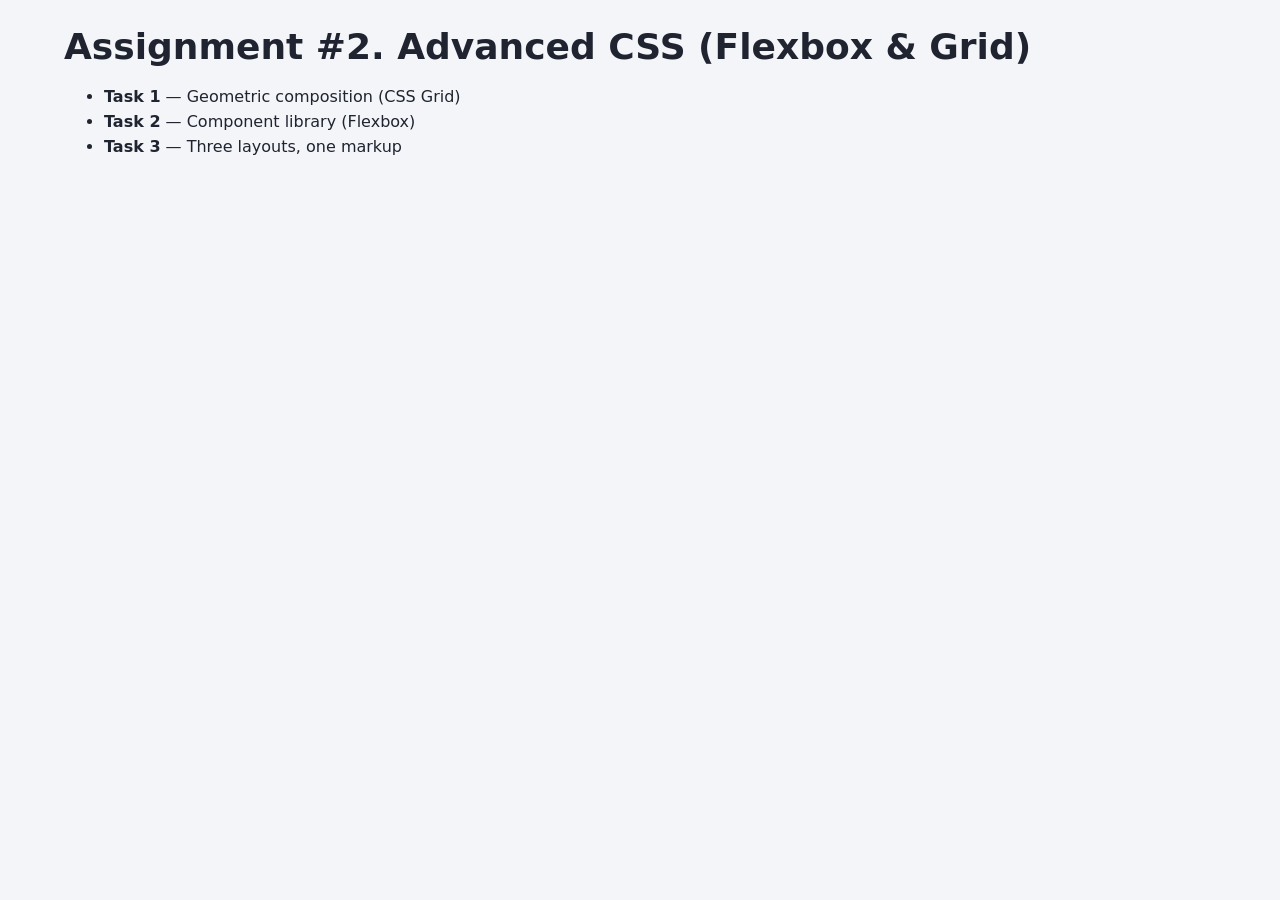
<file: index.html>
<!DOCTYPE html>
<html lang="en">
<head>
  <meta charset="UTF-8">
  <meta name="viewport" content="width=device-width, initial-scale=1">
  <title>Assignment #2 — Advanced CSS</title>
  <link rel="stylesheet" href="base.css">
</head>
<body>
  <div class="page">
    <h1 class="page__title">Assignment #2. Advanced CSS (Flexbox &amp; Grid)</h1>
    <ul>
      <li><a href="task1.html"><strong>Task 1</strong> — Geometric composition (CSS Grid)</a></li>
      <li><a href="task2.html"><strong>Task 2</strong> — Component library (Flexbox)</a></li>
      <li><a href="task3.html"><strong>Task 3</strong> — Three layouts, one markup</a></li>
    </ul>
  </div>
</body>
</html>
</file>
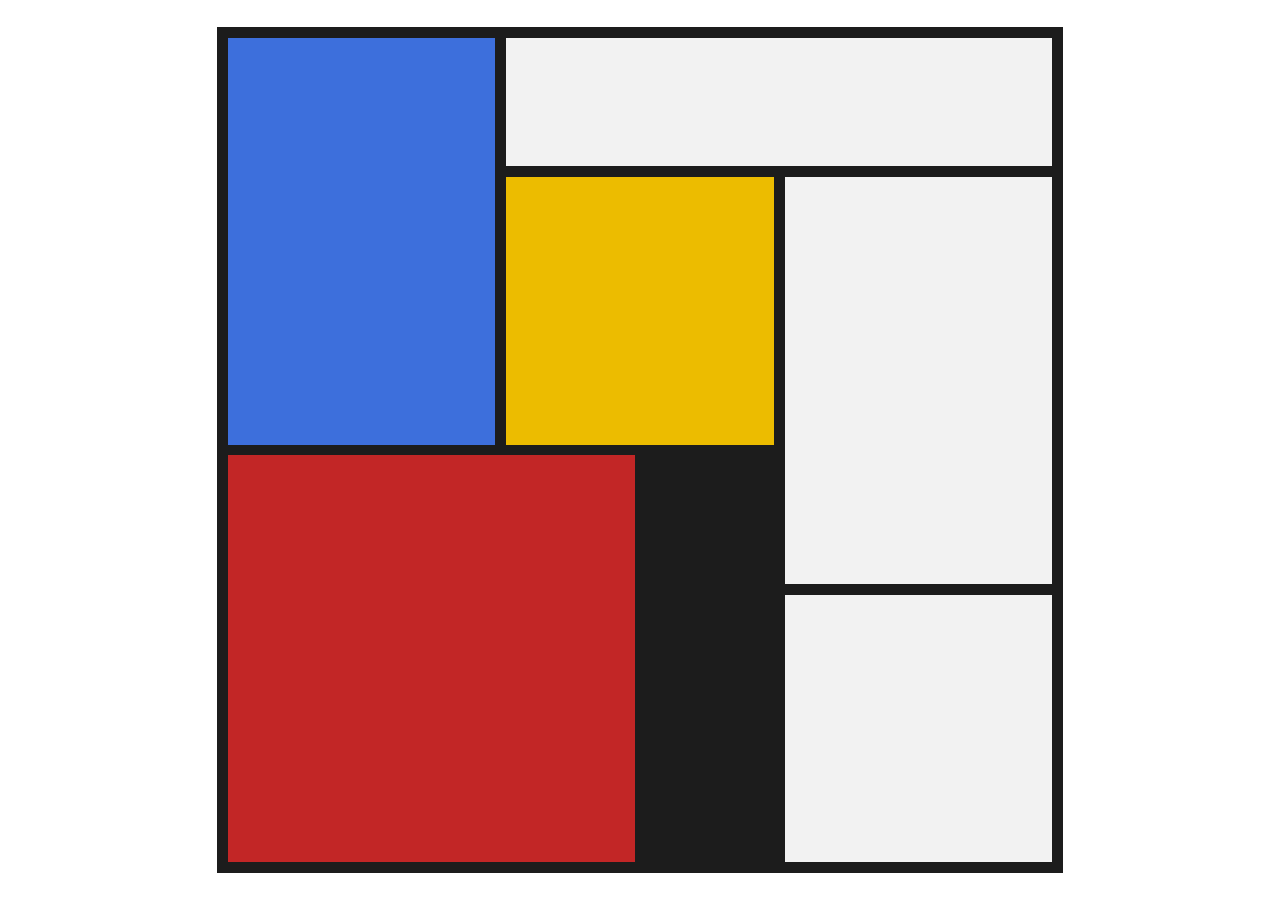
<file: task1.html>
<!DOCTYPE html>
<html lang="en">
<head>
  <meta charset="UTF-8">
  <meta name="viewport" content="width=device-width, initial-scale=1">
  <title>Task 1 — Geometric composition (CSS Grid)</title>
  <link rel="stylesheet" href="base.css">
  <link rel="stylesheet" href="task1.css">
</head>
<body>
  <main class="composition" aria-label="Geometric composition">
    <div class="blue"></div>
    <div class="top"></div>
    <div class="yellow"></div>
    <div class="tall"></div>
    <div class="red"></div>
    <div class="bottom"></div>
  </main>
</body>
</html>
</file>
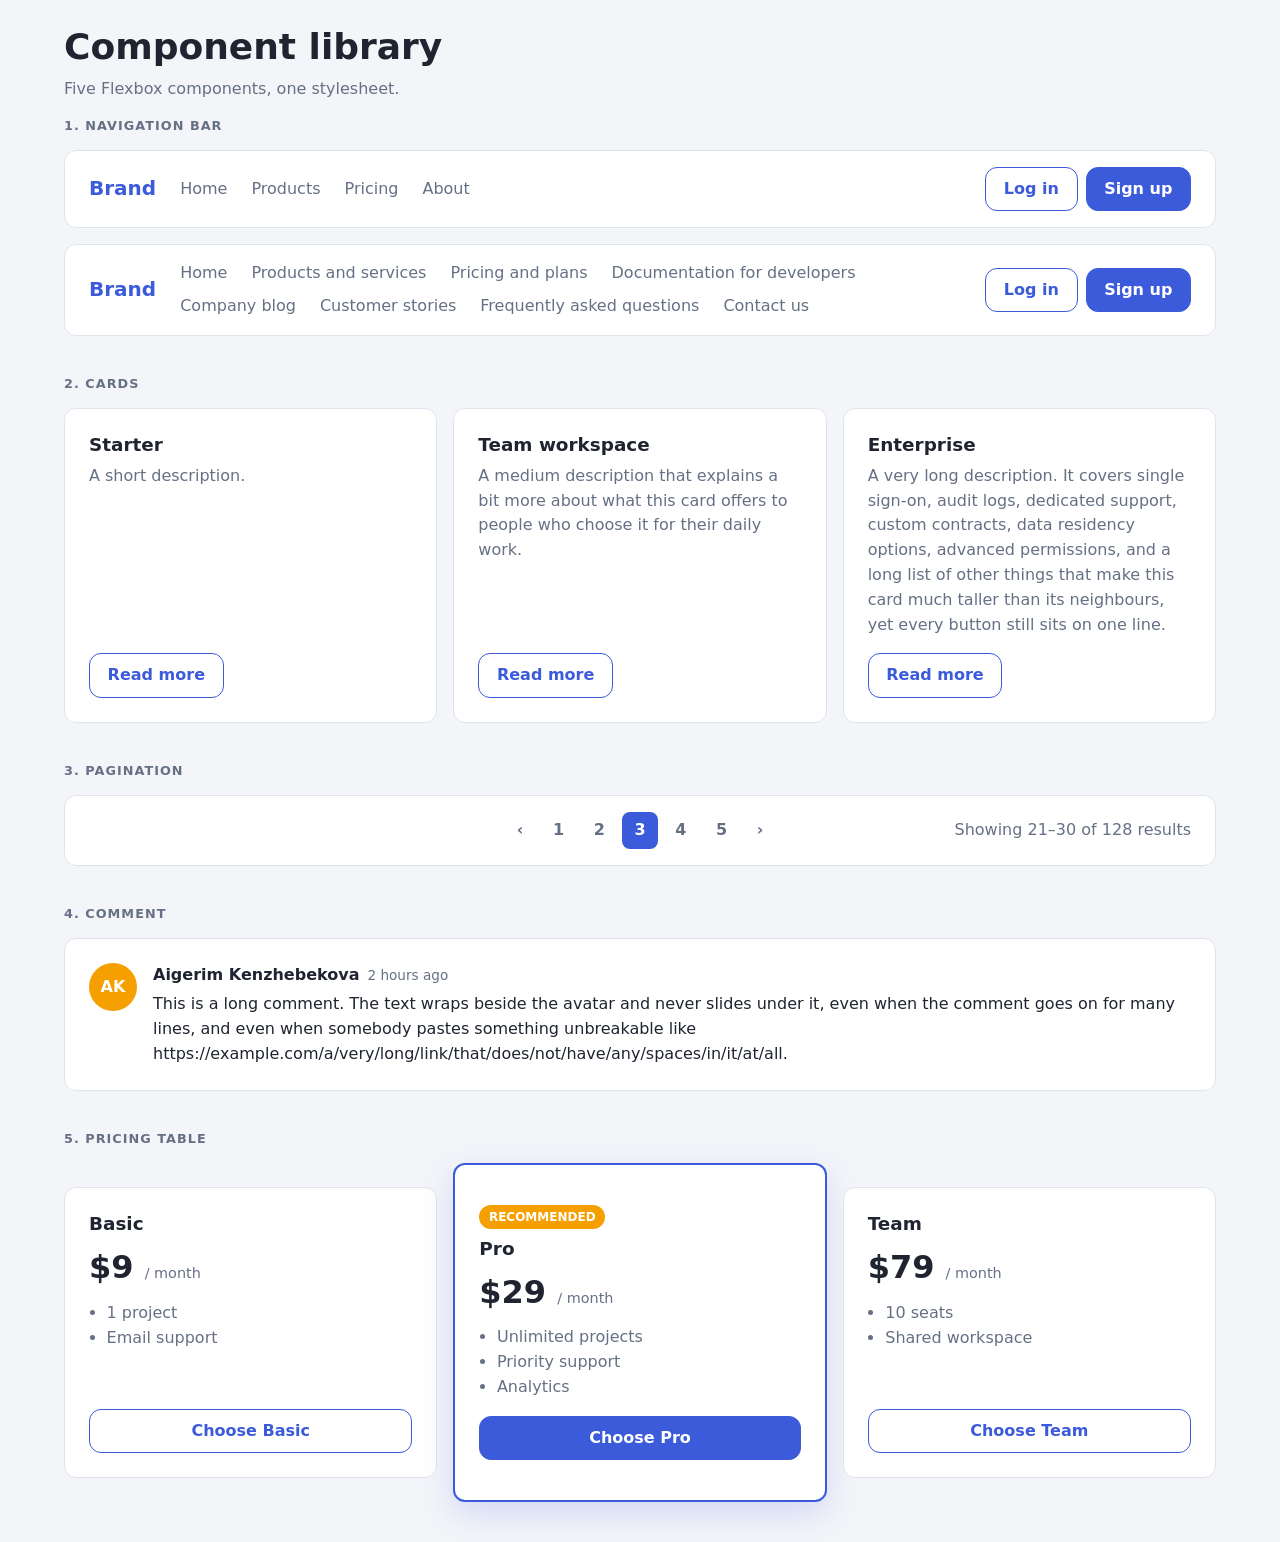
<file: task2.html>
<!DOCTYPE html>
<html lang="en">
<head>
  <meta charset="UTF-8">
  <meta name="viewport" content="width=device-width, initial-scale=1">
  <title>Task 2 — Component library (Flexbox)</title>
  <link rel="stylesheet" href="base.css">
  <link rel="stylesheet" href="task2.css">
</head>
<body>
<div class="page">
  <h1 class="page__title">Component library</h1>
  <p class="page__lead">Five Flexbox components, one stylesheet.</p>

  <div class="library">

    <!-- 1. Navigation bar -->
    <section class="block">
      <h2 class="block__title">1. Navigation bar</h2>
      <nav class="nav">
        <a class="nav__logo" href="#">Brand</a>
        <div class="nav__links">
          <a href="#">Home</a><a href="#">Products</a><a href="#">Pricing</a><a href="#">About</a>
        </div>
        <div class="nav__actions">
          <a class="btn" href="#">Log in</a><a class="btn btn--solid" href="#">Sign up</a>
        </div>
      </nav>
      <nav class="nav">
        <a class="nav__logo" href="#">Brand</a>
        <div class="nav__links">
          <a href="#">Home</a><a href="#">Products and services</a><a href="#">Pricing and plans</a>
          <a href="#">Documentation for developers</a><a href="#">Company blog</a><a href="#">Customer stories</a>
          <a href="#">Frequently asked questions</a><a href="#">Contact us</a>
        </div>
        <div class="nav__actions">
          <a class="btn" href="#">Log in</a><a class="btn btn--solid" href="#">Sign up</a>
        </div>
      </nav>
    </section>

    <!-- 2. Cards -->
    <section class="block">
      <h2 class="block__title">2. Cards</h2>
      <div class="cards">
        <article class="card">
          <h3 class="card__title">Starter</h3>
          <p class="card__text">A short description.</p>
          <a class="btn" href="#">Read more</a>
        </article>
        <article class="card">
          <h3 class="card__title">Team workspace</h3>
          <p class="card__text">A medium description that explains a bit more about what this card offers to people who choose it for their daily work.</p>
          <a class="btn" href="#">Read more</a>
        </article>
        <article class="card">
          <h3 class="card__title">Enterprise</h3>
          <p class="card__text">A very long description. It covers single sign-on, audit logs, dedicated support, custom contracts, data residency options, advanced permissions, and a long list of other things that make this card much taller than its neighbours, yet every button still sits on one line.</p>
          <a class="btn" href="#">Read more</a>
        </article>
      </div>
    </section>

    <!-- 3. Pagination -->
    <section class="block">
      <h2 class="block__title">3. Pagination</h2>
      <nav class="pagination" aria-label="Pagination">
        <span class="pagination__side"></span>
        <div class="pagination__pages">
          <a class="page-link" href="#" aria-label="Previous">&#8249;</a>
          <a class="page-link" href="#">1</a>
          <a class="page-link" href="#">2</a>
          <a class="page-link page-link--current" href="#">3</a>
          <a class="page-link" href="#">4</a>
          <a class="page-link" href="#">5</a>
          <a class="page-link" href="#" aria-label="Next">&#8250;</a>
        </div>
        <span class="pagination__side pagination__count">Showing 21–30 of 128 results</span>
      </nav>
    </section>

    <!-- 4. Comment -->
    <section class="block">
      <h2 class="block__title">4. Comment</h2>
      <article class="comment">
        <div class="comment__avatar">AK</div>
        <div class="comment__body">
          <div class="comment__meta">
            <span class="comment__author">Aigerim Kenzhebekova</span>
            <span class="comment__date">2 hours ago</span>
          </div>
          <p class="comment__text">This is a long comment. The text wraps beside the avatar and never slides under it, even when the comment goes on for many lines, and even when somebody pastes something unbreakable like https://example.com/a/very/long/link/that/does/not/have/any/spaces/in/it/at/all.</p>
        </div>
      </article>
    </section>

    <!-- 5. Pricing table -->
    <section class="block">
      <h2 class="block__title">5. Pricing table</h2>
      <div class="plans">
        <article class="plan">
          <h3 class="plan__name">Basic</h3>
          <p class="plan__price">$9 <small>/ month</small></p>
          <ul class="plan__features"><li>1 project</li><li>Email support</li></ul>
          <a class="btn" href="#">Choose Basic</a>
        </article>
        <article class="plan plan--featured">
          <span class="plan__badge">Recommended</span>
          <h3 class="plan__name">Pro</h3>
          <p class="plan__price">$29 <small>/ month</small></p>
          <ul class="plan__features"><li>Unlimited projects</li><li>Priority support</li><li>Analytics</li></ul>
          <a class="btn btn--solid" href="#">Choose Pro</a>
        </article>
        <article class="plan">
          <h3 class="plan__name">Team</h3>
          <p class="plan__price">$79 <small>/ month</small></p>
          <ul class="plan__features"><li>10 seats</li><li>Shared workspace</li></ul>
          <a class="btn" href="#">Choose Team</a>
        </article>
      </div>
    </section>

  </div>
</div>
</body>
</html>
</file>
<file: base.css>
/* base.css — shared tokens, reset and typography for all three tasks */
:root {
  --ink: #1f2430;
  --muted: #667085;
  --bg: #f4f5f9;
  --surface: #ffffff;
  --border: #dfe3ec;
  --primary: #3b5bdb;
  --primary-dark: #2f49b0;
  --accent: #f59f00;
  --radius: 0.75rem;
  --space-1: 0.5rem;
  --space-2: 1rem;
  --space-3: 1.5rem;
  --space-4: 2.5rem;
  --font: system-ui, -apple-system, "Segoe UI", Roboto, "Helvetica Neue", Arial, sans-serif;
}

*, *::before, *::after { box-sizing: border-box; }

body {
  margin: 0;
  font-family: var(--font);
  font-size: 1rem;
  line-height: 1.55;
  color: var(--ink);
  background: var(--bg);
}

h1, h2, h3 { line-height: 1.25; margin: 0 0 var(--space-1); }
p { margin: 0 0 var(--space-2); }
img { display: block; max-width: 100%; }
a { color: inherit; text-decoration: none; }

.page {
  padding: var(--space-3) clamp(1rem, 5vw, 4rem) var(--space-4);
}
.page__title { font-size: clamp(1.5rem, 4vw, 2.25rem); }
.page__lead { color: var(--muted); }
</file>
<file: task1.css>
/* task1.css — Mondrian-style composition, one CSS Grid (6 x 6) */
body {
  min-height: 100vh;
  display: grid;
  place-items: center;
  background: #ffffff;
}

.composition {
  /* fluid square: never wider or taller than the smaller side of the window */
  width: 94vmin;
  aspect-ratio: 1 / 1;

  display: grid;
  grid-template-columns: repeat(6, 1fr);
  grid-template-rows: repeat(6, 1fr);

  /* the black lines are the grid gap + the same gap as padding for the frame */
  gap: 1.2vmin;
  padding: 1.2vmin;
  background: #1c1c1c;
}

/* placement: grid-column / grid-row = start / end line */
.blue   { grid-column: 1 / 3; grid-row: 1 / 4; background: #3d6fdc; }
.top    { grid-column: 3 / 7; grid-row: 1 / 2; background: #f2f2f2; }
.yellow { grid-column: 3 / 5; grid-row: 2 / 4; background: #ecbc00; }
.tall   { grid-column: 5 / 7; grid-row: 2 / 5; background: #f2f2f2; }
.red    { grid-column: 1 / 4; grid-row: 4 / 7; background: #c22626; }
.bottom { grid-column: 5 / 7; grid-row: 5 / 7; background: #f2f2f2; }
/* column 4, rows 4-6 is intentionally empty: the black background shows through */
</file>
<file: task2.css>
/* task2.css — component library, Flexbox only, one shared stylesheet */

.library { display: flex; flex-direction: column; gap: var(--space-4); }
.block { display: flex; flex-direction: column; gap: var(--space-2); }
.block__title {
  font-size: 0.8rem; letter-spacing: 0.08em; text-transform: uppercase;
  color: var(--muted); margin: 0;
}

/* ---------- shared: buttons ---------- */
.btn {
  display: inline-flex; align-items: center; justify-content: center;
  padding: 0.55rem 1.1rem;
  font: inherit; font-weight: 600; color: var(--primary);
  background: transparent; border: 1.5px solid var(--primary);
  border-radius: var(--radius); cursor: pointer;
}
.btn:hover { background: var(--primary); color: #fff; }
.btn--solid { background: var(--primary); color: #fff; }
.btn--solid:hover { background: var(--primary-dark); border-color: var(--primary-dark); }

/* ---------- 1. navigation bar ---------- */
.nav {
  display: flex; flex-wrap: wrap; align-items: center;
  gap: var(--space-1) var(--space-3);
  padding: var(--space-2) var(--space-3);
  background: var(--surface); border: 1px solid var(--border); border-radius: var(--radius);
}
.nav__logo { font-size: 1.25rem; font-weight: 800; color: var(--primary); }
.nav__links { flex: 1 1 20rem; display: flex; flex-wrap: wrap; gap: var(--space-1) var(--space-3); } /* links wrap inside, buttons stay in the row */
.nav__links a { color: var(--muted); font-weight: 500; }
.nav__links a:hover { color: var(--ink); }
.nav__actions { display: flex; gap: var(--space-1); margin-left: auto; } /* stays at the right edge */

/* ---------- 2. cards ---------- */
.cards { display: flex; flex-wrap: wrap; gap: var(--space-2); }
.card {
  flex: 1 1 14rem;                       /* start at 14rem, grow and shrink freely */
  display: flex; flex-direction: column; gap: var(--space-1);
  padding: var(--space-3);
  background: var(--surface); border: 1px solid var(--border); border-radius: var(--radius);
}
.card__title { margin: 0; font-size: 1.15rem; }
.card__text { flex: 1; margin: 0; color: var(--muted); }  /* takes all spare height */
.card .btn { align-self: flex-start; margin-top: var(--space-1); }

/* ---------- 3. pagination ---------- */
.pagination {
  display: flex; flex-wrap: wrap; align-items: center; gap: var(--space-1) var(--space-2);
  padding: var(--space-2) var(--space-3);
  background: var(--surface); border: 1px solid var(--border); border-radius: var(--radius);
}
.pagination__side { flex: 1 1 8rem; }                    /* left and right sides are equal, */
.pagination__count { text-align: right; color: var(--muted); }  /* so the pages sit in the centre */
.pagination__pages { display: flex; gap: 0.25rem; }
.page-link {
  display: flex; align-items: center; justify-content: center;
  padding: 0.4rem 0.8rem; border-radius: 0.5rem; font-weight: 600; color: var(--muted);
}
.page-link:hover { background: var(--bg); color: var(--ink); }
.page-link--current { background: var(--primary); color: #fff; }
.page-link--current:hover { background: var(--primary); color: #fff; }

/* ---------- 4. comment ---------- */
.comment {
  display: flex; align-items: flex-start; gap: var(--space-2);
  padding: var(--space-3);
  background: var(--surface); border: 1px solid var(--border); border-radius: var(--radius);
}
.comment__avatar {
  flex: none;                            /* the avatar keeps its own size */
  width: 3rem; height: 3rem; border-radius: 50%;
  display: flex; align-items: center; justify-content: center;
  background: var(--accent); color: #fff; font-weight: 700;
}
.comment__body { flex: 1; min-width: 0; overflow-wrap: anywhere; }
.comment__meta { display: flex; flex-wrap: wrap; align-items: baseline; gap: 0.25rem var(--space-1); margin-bottom: 0.25rem; }
.comment__author { font-weight: 700; }
.comment__date { color: var(--muted); font-size: 0.85rem; }
.comment__text { margin: 0; }

/* ---------- 5. pricing ---------- */
.plans { display: flex; flex-wrap: wrap; gap: var(--space-2); }
.plan {
  flex: 1 1 14rem;
  display: flex; flex-direction: column; gap: var(--space-1);
  margin-block: var(--space-3);          /* neighbours are shorter by this margin ... */
  padding: var(--space-3);
  background: var(--surface); border: 1px solid var(--border); border-radius: var(--radius);
}
.plan--featured {                        /* ... the recommended plan has none, so it is taller */
  margin-block: 0;
  padding-block: calc(var(--space-3) + var(--space-2));
  border: 2px solid var(--primary);
  box-shadow: 0 0.75rem 2rem rgba(59, 91, 219, 0.18);
}
.plan__badge {
  align-self: flex-start; padding: 0.15rem 0.6rem; border-radius: 99rem;
  background: var(--accent); color: #fff; font-size: 0.75rem; font-weight: 700; text-transform: uppercase;
}
.plan__name { margin: 0; font-size: 1.15rem; }
.plan__price { margin: 0; font-size: 2rem; font-weight: 800; }
.plan__price small { font-size: 0.9rem; font-weight: 500; color: var(--muted); }
.plan__features { flex: 1; margin: 0 0 var(--space-1); padding-left: 1.1rem; color: var(--muted); }
.plan .btn { margin-top: auto; }
</file>
